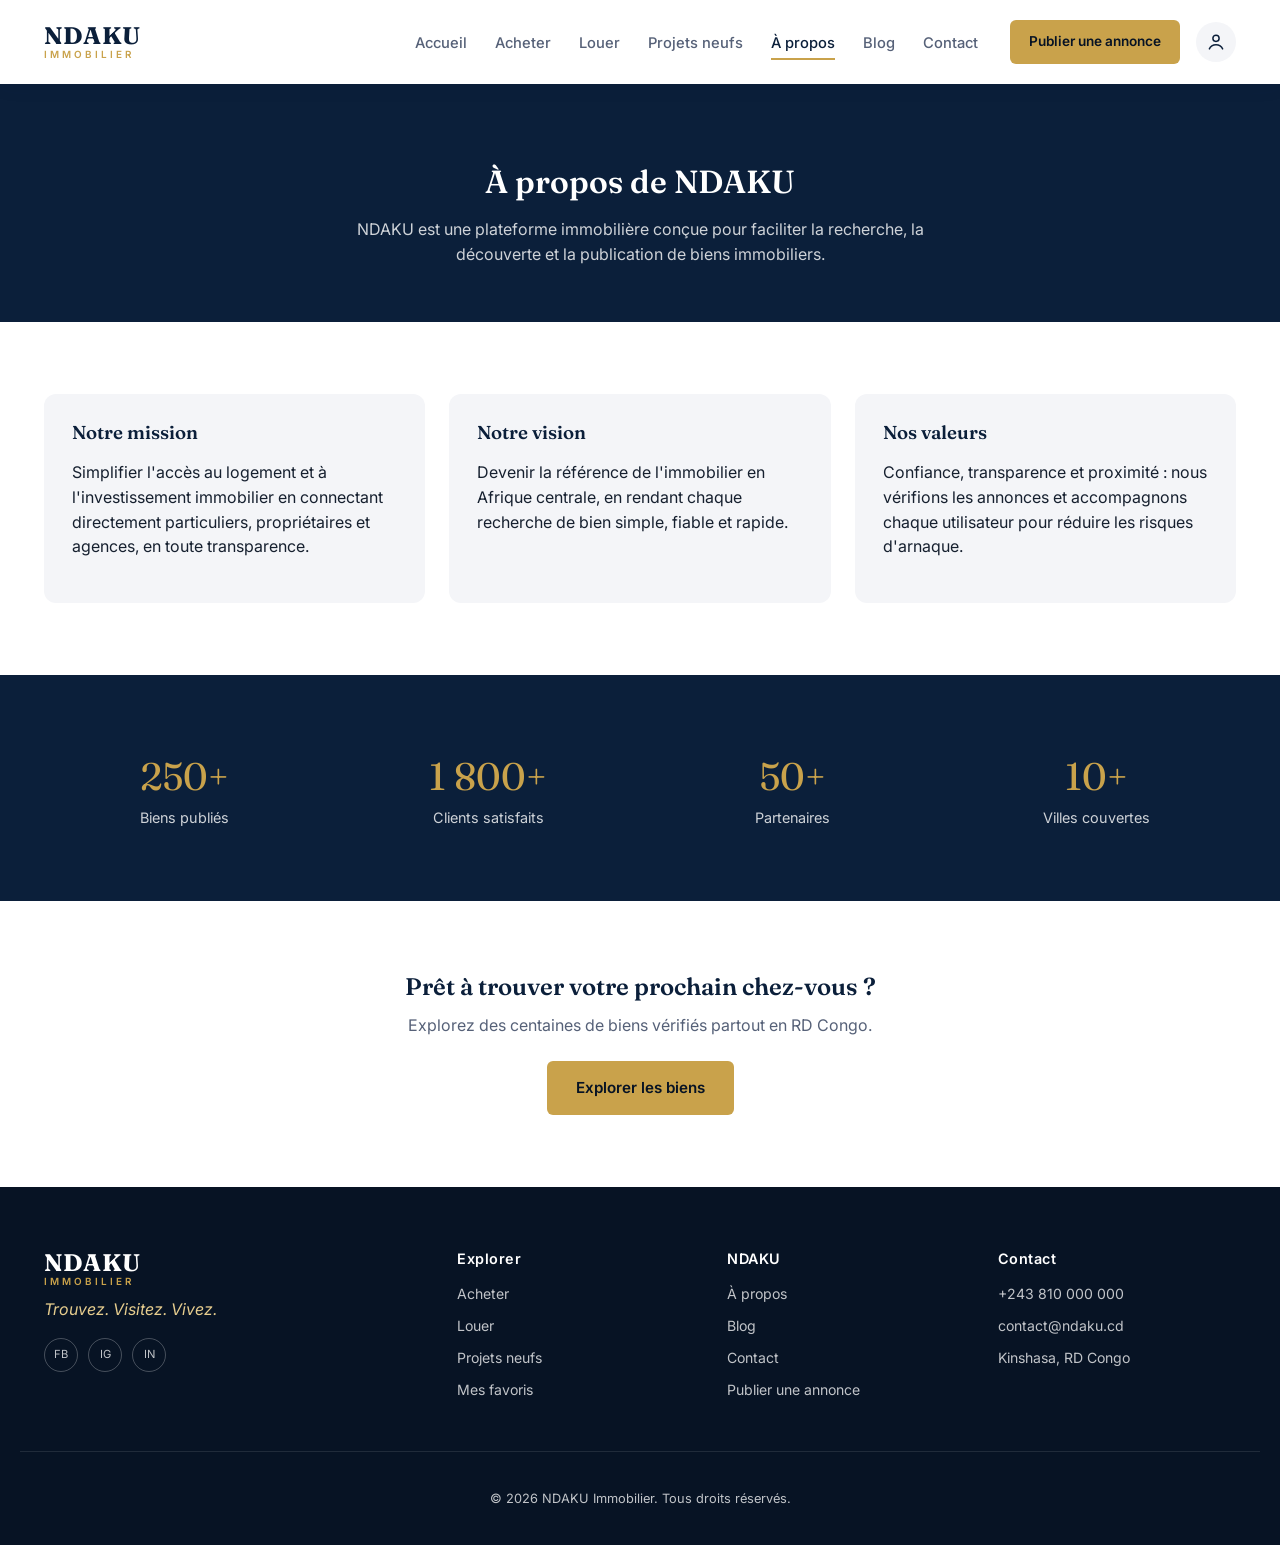
<file: a-propos.html>
<!DOCTYPE html>
<html lang="fr">
<head>
<meta charset="UTF-8">
<meta name="viewport" content="width=device-width, initial-scale=1.0">
<title>À propos — NDAKU Immobilier</title>
<meta name="description" content="Découvrez NDAKU, la plateforme immobilière conçue pour faciliter la recherche, la découverte et la publication de biens immobiliers.">
<link rel="preconnect" href="https://fonts.googleapis.com">
<link href="https://fonts.googleapis.com/css2?family=Fraunces:wght@500;600;700&family=Inter:wght@400;500;600;700&display=swap" rel="stylesheet">
<link rel="stylesheet" href="css/style.css">
<link rel="stylesheet" href="css/responsive.css">
</head>
<body>

<header id="site-header"></header>

<main>
  <div class="page-header">
    <div class="container">
      <h1>À propos de NDAKU</h1>
      <p>NDAKU est une plateforme immobilière conçue pour faciliter la recherche, la découverte et la publication de biens immobiliers.</p>
    </div>
  </div>

  <section class="section">
    <div class="container values-grid">
      <div class="value-card">
        <h3>Notre mission</h3>
        <p>Simplifier l'accès au logement et à l'investissement immobilier en connectant directement particuliers, propriétaires et agences, en toute transparence.</p>
      </div>
      <div class="value-card">
        <h3>Notre vision</h3>
        <p>Devenir la référence de l'immobilier en Afrique centrale, en rendant chaque recherche de bien simple, fiable et rapide.</p>
      </div>
      <div class="value-card">
        <h3>Nos valeurs</h3>
        <p>Confiance, transparence et proximité : nous vérifions les annonces et accompagnons chaque utilisateur pour réduire les risques d'arnaque.</p>
      </div>
    </div>
  </section>

  <section class="section section--navy">
    <div class="container">
      <div class="stats-grid">
        <div class="stat-block"><div class="stat-block__number">250+</div><div class="stat-block__label">Biens publiés</div></div>
        <div class="stat-block"><div class="stat-block__number">1 800+</div><div class="stat-block__label">Clients satisfaits</div></div>
        <div class="stat-block"><div class="stat-block__number">50+</div><div class="stat-block__label">Partenaires</div></div>
        <div class="stat-block"><div class="stat-block__number">10+</div><div class="stat-block__label">Villes couvertes</div></div>
      </div>
    </div>
  </section>

  <section class="section" style="text-align:center;">
    <div class="container">
      <h2>Prêt à trouver votre prochain chez-vous ?</h2>
      <p style="color:var(--text-soft); max-width:480px; margin:0 auto 24px;">Explorez des centaines de biens vérifiés partout en RD Congo.</p>
      <a href="acheter.html" class="btn btn--gold">Explorer les biens</a>
    </div>
  </section>
</main>

<footer id="site-footer"></footer>

<script src="js/data.js"></script>
<script src="js/auth.js"></script>
<script src="js/properties.js"></script>
<script src="js/favorites.js"></script>
<script src="js/search.js"></script>
<script src="js/app.js"></script>
</body>
</html>
</file>
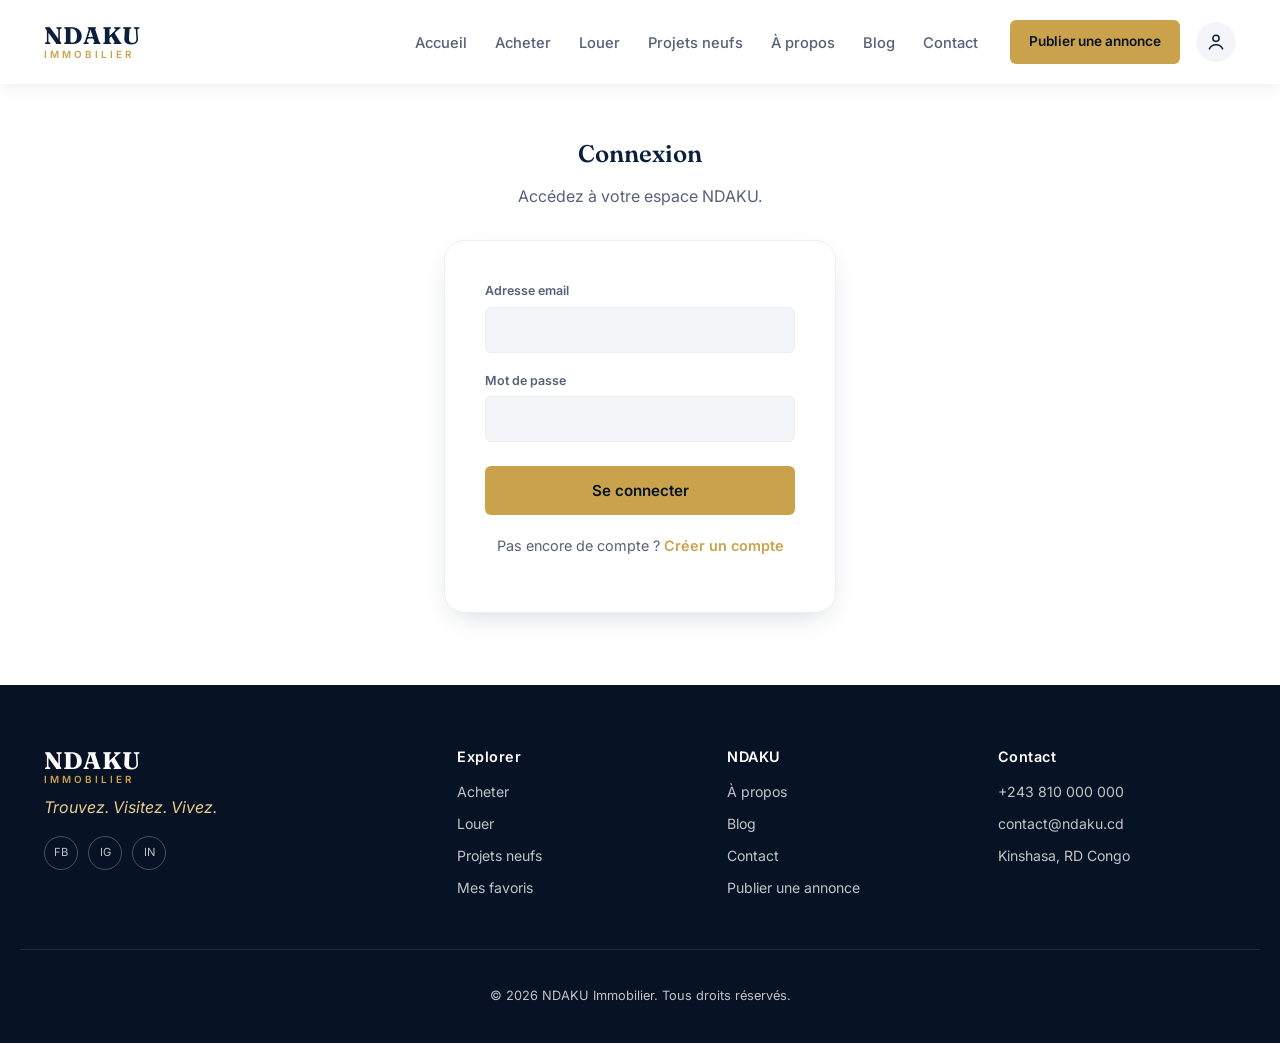
<file: connexion.html>
<!DOCTYPE html>
<html lang="fr">
<head>
<meta charset="UTF-8">
<meta name="viewport" content="width=device-width, initial-scale=1.0">
<title>Connexion — NDAKU Immobilier</title>
<link rel="preconnect" href="https://fonts.googleapis.com">
<link href="https://fonts.googleapis.com/css2?family=Fraunces:wght@500;600;700&family=Inter:wght@400;500;600;700&display=swap" rel="stylesheet">
<link rel="stylesheet" href="css/style.css">
<link rel="stylesheet" href="css/responsive.css">
</head>
<body>

<header id="site-header"></header>

<main>
  <section class="section" style="padding-top:56px;">
    <div class="container" style="max-width:440px;">
      <h1 style="text-align:center;">Connexion</h1>
      <p style="text-align:center; color:var(--text-soft); margin-bottom:32px;">Accédez à votre espace NDAKU.</p>

      <form class="form-card" id="login-form">
        <p class="form-error" id="login-error" hidden></p>
        <div class="field" style="margin-bottom:18px;">
          <label for="email">Adresse email</label>
          <input type="email" id="email" name="email" required>
        </div>
        <div class="field" style="margin-bottom:24px;">
          <label for="password">Mot de passe</label>
          <input type="password" id="password" name="password" required>
        </div>
        <button type="submit" class="btn btn--gold btn--block">Se connecter</button>
        <p class="form-footer-link">Pas encore de compte ? <a href="inscription.html" style="color:var(--gold); font-weight:600;">Créer un compte</a></p>
      </form>
    </div>
  </section>
</main>

<footer id="site-footer"></footer>

<script src="js/data.js"></script>
<script src="js/auth.js"></script>
<script src="js/properties.js"></script>
<script src="js/favorites.js"></script>
<script src="js/search.js"></script>
<script src="js/app.js"></script>
<script>
  document.getElementById("login-form").addEventListener("submit", (e) => {
    e.preventDefault();
    const errorEl = document.getElementById("login-error");
    const result = loginUser(document.getElementById("email").value, document.getElementById("password").value);
    if (!result.success) {
      errorEl.textContent = result.message;
      errorEl.hidden = false;
      return;
    }
    const redirect = new URLSearchParams(window.location.search).get("redirect");
    window.location.href = redirect || "dashboard.html";
  });
</script>
</body>
</html>
</file>
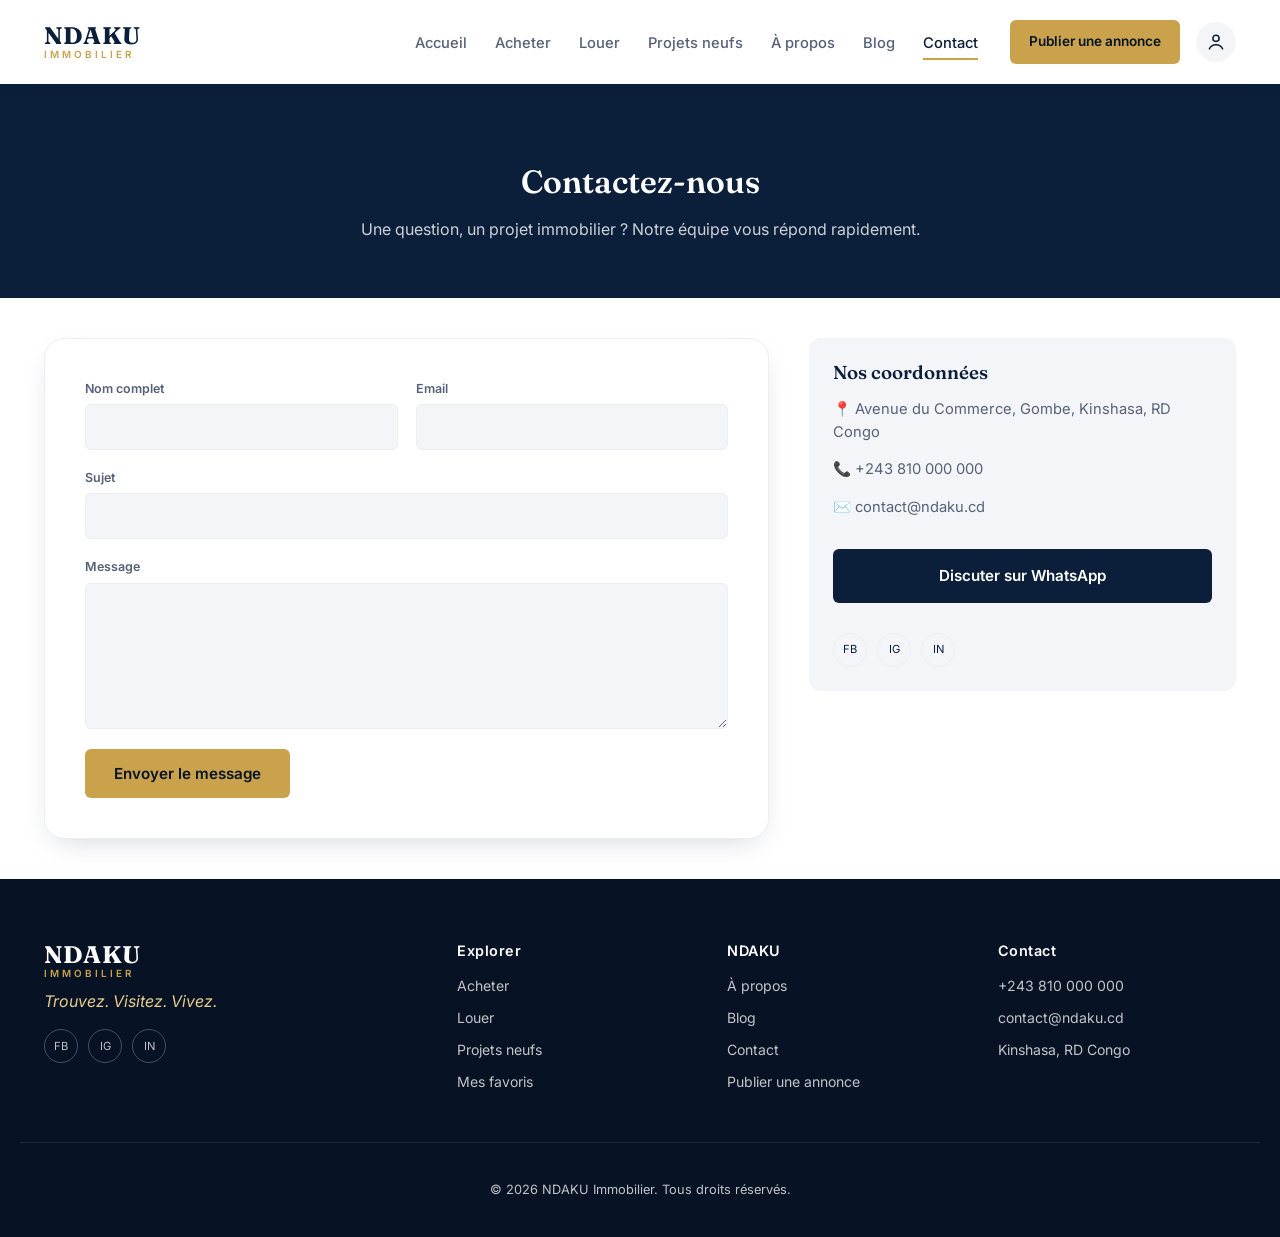
<file: contact.html>
<!DOCTYPE html>
<html lang="fr">
<head>
<meta charset="UTF-8">
<meta name="viewport" content="width=device-width, initial-scale=1.0">
<title>Contact — NDAKU Immobilier</title>
<meta name="description" content="Contactez l'équipe NDAKU pour toute question sur nos services immobiliers.">
<link rel="preconnect" href="https://fonts.googleapis.com">
<link href="https://fonts.googleapis.com/css2?family=Fraunces:wght@500;600;700&family=Inter:wght@400;500;600;700&display=swap" rel="stylesheet">
<link rel="stylesheet" href="css/style.css">
<link rel="stylesheet" href="css/responsive.css">
</head>
<body>

<header id="site-header"></header>

<main>
  <div class="page-header">
    <div class="container">
      <h1>Contactez-nous</h1>
      <p>Une question, un projet immobilier ? Notre équipe vous répond rapidement.</p>
    </div>
  </div>

  <section class="section--tight">
    <div class="container detail-layout">
      <form class="form-card" id="contact-form">
        <p class="form-error" id="contact-success" hidden style="background:#e4f5ea; color:#1f8248;"></p>
        <div class="form-grid">
          <div class="field">
            <label for="c-name">Nom complet</label>
            <input type="text" id="c-name" name="name" required>
          </div>
          <div class="field">
            <label for="c-email">Email</label>
            <input type="email" id="c-email" name="email" required>
          </div>
          <div class="field field--full">
            <label for="c-subject">Sujet</label>
            <input type="text" id="c-subject" name="subject" required>
          </div>
          <div class="field field--full">
            <label for="c-message">Message</label>
            <textarea id="c-message" name="message" rows="6" required></textarea>
          </div>
        </div>
        <button type="submit" class="btn btn--gold" style="margin-top:20px;">Envoyer le message</button>
      </form>

      <aside class="contact-card">
        <h3>Nos coordonnées</h3>
        <p style="color:var(--text-soft); font-size:0.92rem;">📍 Avenue du Commerce, Gombe, Kinshasa, RD Congo</p>
        <p style="color:var(--text-soft); font-size:0.92rem;">📞 +243 810 000 000</p>
        <p style="color:var(--text-soft); font-size:0.92rem;">✉️ contact@ndaku.cd</p>
        <a href="https://wa.me/243810000000" target="_blank" rel="noopener" class="btn btn--navy btn--block" style="margin-top:16px;">Discuter sur WhatsApp</a>
        <div class="footer__social" style="margin-top:20px;">
          <a href="#" aria-label="Facebook" style="border-color:var(--gray-100); color:var(--navy);">FB</a>
          <a href="#" aria-label="Instagram" style="border-color:var(--gray-100); color:var(--navy);">IG</a>
          <a href="#" aria-label="LinkedIn" style="border-color:var(--gray-100); color:var(--navy);">IN</a>
        </div>
      </aside>
    </div>
  </section>
</main>

<footer id="site-footer"></footer>

<script src="js/data.js"></script>
<script src="js/auth.js"></script>
<script src="js/properties.js"></script>
<script src="js/favorites.js"></script>
<script src="js/search.js"></script>
<script src="js/app.js"></script>
<script>
  document.getElementById("contact-form").addEventListener("submit", (e) => {
    e.preventDefault();
    const messages = JSON.parse(localStorage.getItem(NDAKU_KEYS.messages)) || [];
    const data = new FormData(e.target);
    messages.push({
      id: Date.now(),
      name: data.get("name"),
      email: data.get("email"),
      subject: data.get("subject"),
      message: data.get("message"),
      date: new Date().toISOString(),
    });
    localStorage.setItem(NDAKU_KEYS.messages, JSON.stringify(messages));

    const successEl = document.getElementById("contact-success");
    successEl.textContent = "Votre message a bien été envoyé. Nous vous répondrons rapidement.";
    successEl.hidden = false;
    e.target.reset();
    showToast("Message envoyé avec succès");
  });
</script>
</body>
</html>
</file>
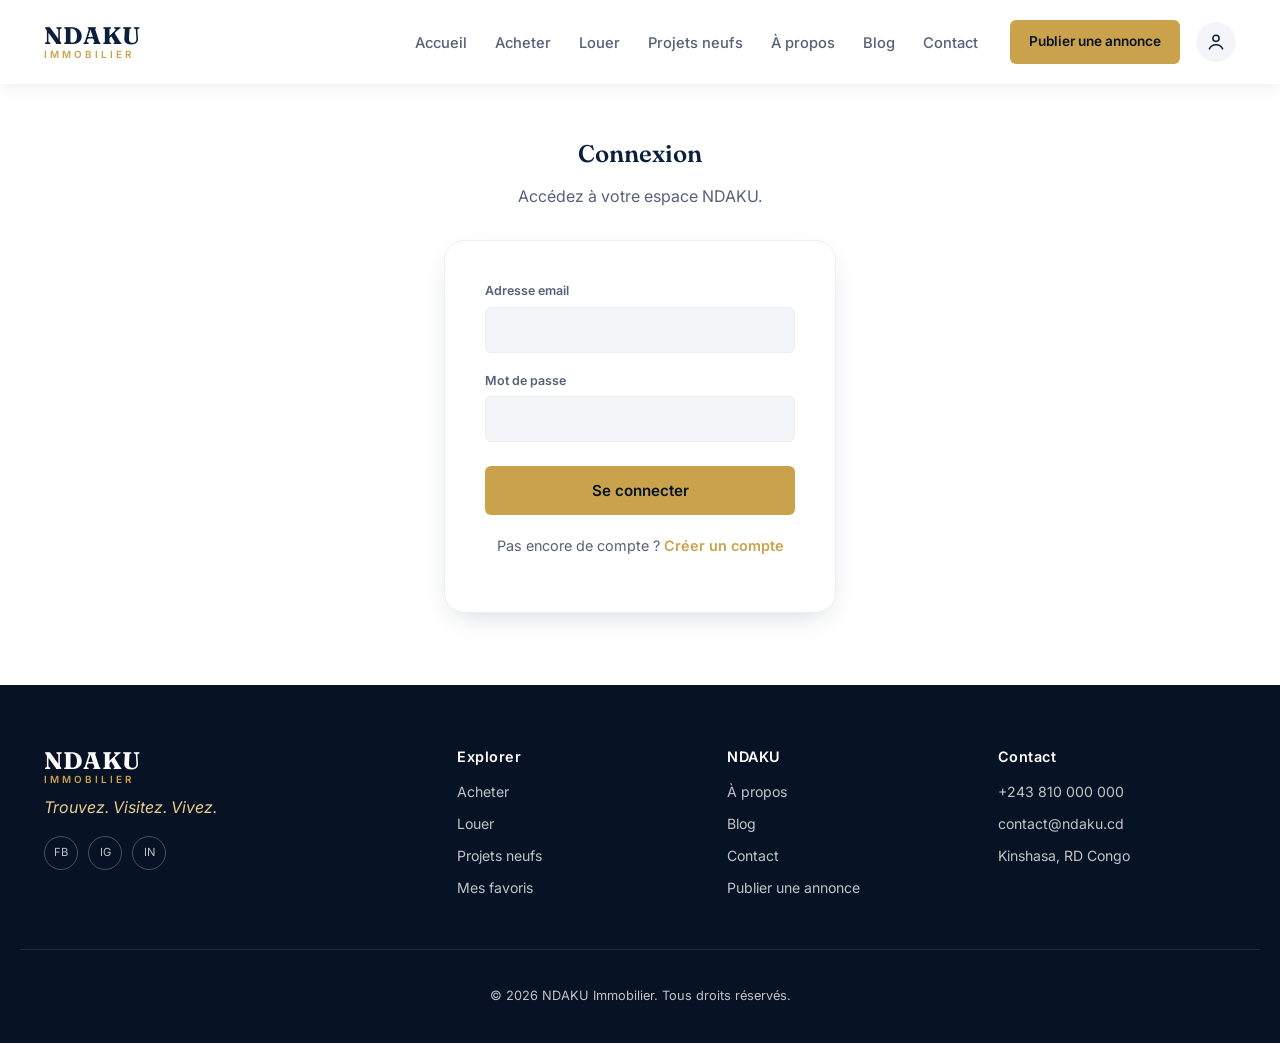
<file: dashboard.html>
<!DOCTYPE html>
<html lang="fr">
<head>
<meta charset="UTF-8">
<meta name="viewport" content="width=device-width, initial-scale=1.0">
<title>Tableau de bord — NDAKU Immobilier</title>
<link rel="preconnect" href="https://fonts.googleapis.com">
<link href="https://fonts.googleapis.com/css2?family=Fraunces:wght@500;600;700&family=Inter:wght@400;500;600;700&display=swap" rel="stylesheet">
<link rel="stylesheet" href="css/style.css">
<link rel="stylesheet" href="css/dashboard.css">
<link rel="stylesheet" href="css/responsive.css">
</head>
<body>

<header id="site-header"></header>

<div class="dashboard-layout" id="dashboard-content">
  <aside class="dashboard-sidebar">
    <div class="dashboard-sidebar__user">
      <div class="dashboard-sidebar__avatar" id="sidebar-initial">?</div>
      <div>
        <strong id="sidebar-name" style="color:#fff;">Utilisateur</strong>
      </div>
    </div>
    <nav class="dashboard-nav">
      <a href="dashboard.html" class="is-active">📊 Tableau de bord</a>
      <a href="dashboard.html#mes-annonces">🏠 Mes annonces</a>
      <a href="publier.html">➕ Publier une annonce</a>
      <a href="favoris.html">❤️ Mes favoris</a>
      <a href="#" onclick="showToast('La messagerie arrive bientôt'); return false;">✉️ Messages</a>
      <a href="#" onclick="showToast('La gestion du profil arrive bientôt'); return false;">👤 Profil</a>
      <button id="logout-btn">↩ Déconnexion</button>
    </nav>
  </aside>

  <main class="dashboard-main">
    <h1>Bonjour, <span id="welcome-name">👋</span></h1>
    <p class="subtitle">Voici un aperçu de votre activité sur NDAKU.</p>

    <div class="stats-row">
      <div class="stat-card"><div class="stat-card__number" id="stat-total">0</div><div class="stat-card__label">Annonces publiées</div></div>
      <div class="stat-card"><div class="stat-card__number" id="stat-active">0</div><div class="stat-card__label">Annonces actives</div></div>
      <div class="stat-card"><div class="stat-card__number" id="stat-pending">0</div><div class="stat-card__label">En attente</div></div>
      <div class="stat-card"><div class="stat-card__number" id="stat-favorites">0</div><div class="stat-card__label">Favoris</div></div>
    </div>

    <div class="dashboard-panel" id="mes-annonces">
      <div class="dashboard-panel__head">
        <h3 style="margin:0;">Mes annonces</h3>
        <a href="publier.html" class="btn btn--gold btn--small">+ Nouvelle annonce</a>
      </div>
      <table class="listings-table">
        <thead>
          <tr>
            <th>Annonce</th>
            <th>Prix</th>
            <th>Statut</th>
            <th>Publiée le</th>
            <th>Actions</th>
          </tr>
        </thead>
        <tbody id="my-listings"></tbody>
      </table>
    </div>
  </main>
</div>

<footer id="site-footer"></footer>

<script src="js/data.js"></script>
<script src="js/auth.js"></script>
<script src="js/properties.js"></script>
<script src="js/favorites.js"></script>
<script src="js/search.js"></script>
<script src="js/app.js"></script>
<script>
  document.addEventListener("DOMContentLoaded", () => {
    const user = getCurrentUser();
    if (user) {
      document.getElementById("sidebar-name").textContent = user.name;
      document.getElementById("sidebar-initial").textContent = user.name.charAt(0).toUpperCase();
    }
  });
</script>
<script src="js/dashboard.js"></script>
</body>
</html>
</file>
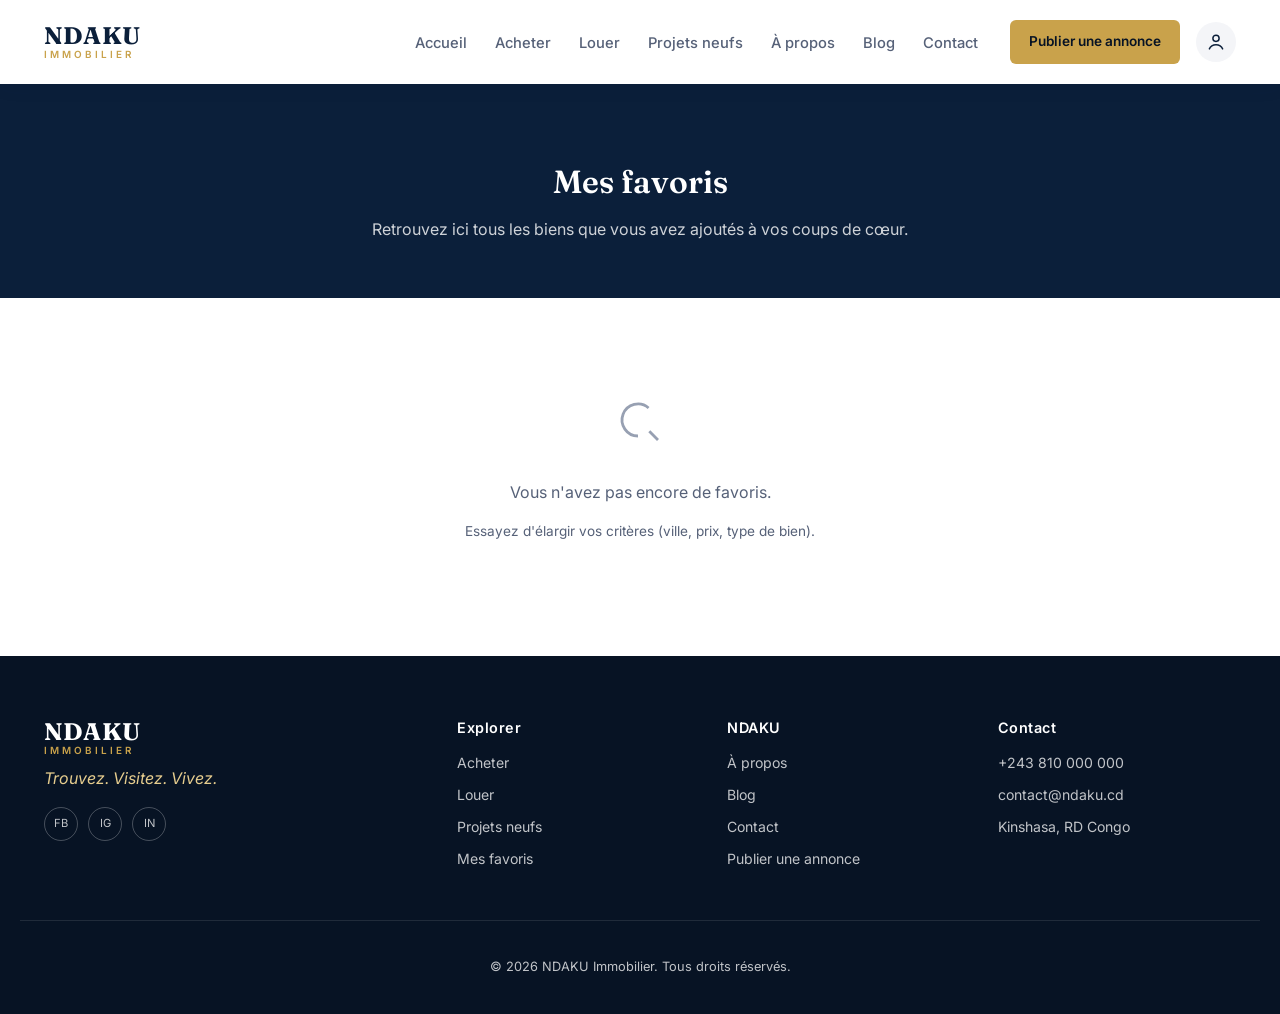
<file: favoris.html>
<!DOCTYPE html>
<html lang="fr">
<head>
<meta charset="UTF-8">
<meta name="viewport" content="width=device-width, initial-scale=1.0">
<title>Mes favoris — NDAKU Immobilier</title>
<meta name="description" content="Retrouvez tous les biens immobiliers que vous avez ajoutés en favoris sur NDAKU.">
<link rel="preconnect" href="https://fonts.googleapis.com">
<link href="https://fonts.googleapis.com/css2?family=Fraunces:wght@500;600;700&family=Inter:wght@400;500;600;700&display=swap" rel="stylesheet">
<link rel="stylesheet" href="css/style.css">
<link rel="stylesheet" href="css/responsive.css">
</head>
<body>

<header id="site-header"></header>

<main>
  <div class="page-header">
    <div class="container">
      <h1>Mes favoris</h1>
      <p>Retrouvez ici tous les biens que vous avez ajoutés à vos coups de cœur.</p>
    </div>
  </div>

  <section class="section--tight">
    <div class="container">
      <div class="properties-grid" id="favorites-grid"></div>
    </div>
  </section>
</main>

<footer id="site-footer"></footer>

<script src="js/data.js"></script>
<script src="js/auth.js"></script>
<script src="js/properties.js"></script>
<script src="js/favorites.js"></script>
<script src="js/search.js"></script>
<script src="js/app.js"></script>
<script>
  function refreshFavoritesEmptyState() {
    const grid = document.getElementById("favorites-grid");
    if (!grid.querySelector(".property-card")) {
      grid.innerHTML = renderEmptyState("Vous n'avez pas encore de favoris.");
    }
  }

  document.addEventListener("DOMContentLoaded", () => {
    const favorites = getFavoriteProperties();
    const grid = document.getElementById("favorites-grid");
    grid.innerHTML = favorites.length
      ? favorites.map(renderPropertyCard).join("")
      : renderEmptyState("Vous n'avez pas encore de favoris.");
  });
</script>
</body>
</html>
</file>
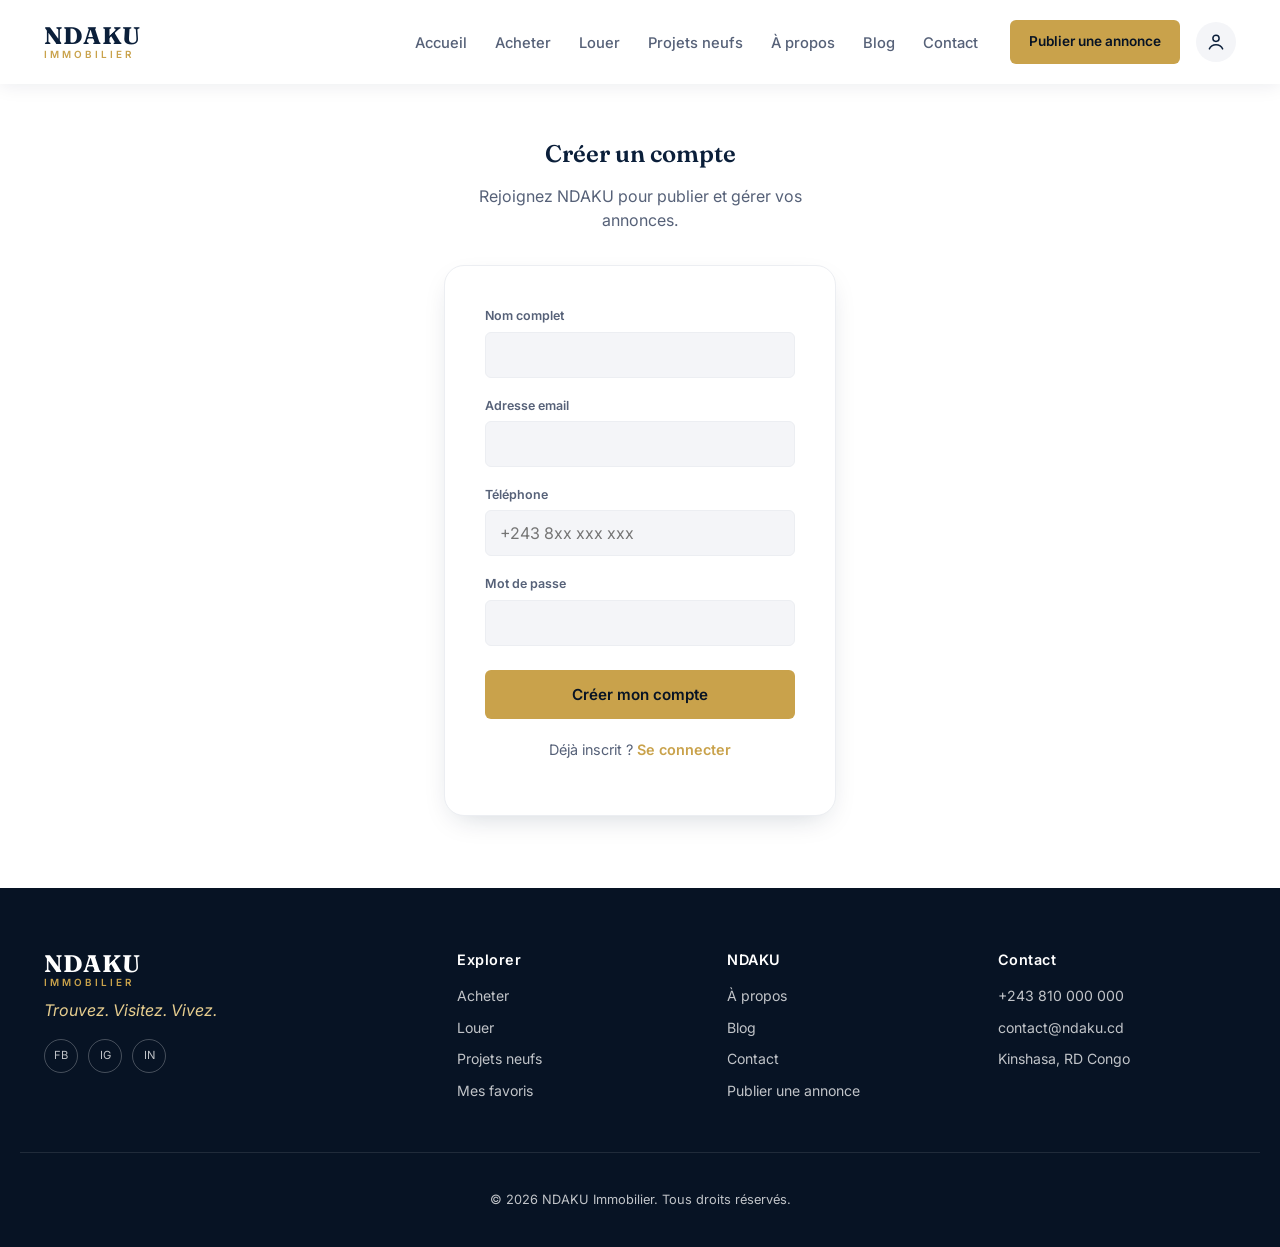
<file: inscription.html>
<!DOCTYPE html>
<html lang="fr">
<head>
<meta charset="UTF-8">
<meta name="viewport" content="width=device-width, initial-scale=1.0">
<title>Créer un compte — NDAKU Immobilier</title>
<link rel="preconnect" href="https://fonts.googleapis.com">
<link href="https://fonts.googleapis.com/css2?family=Fraunces:wght@500;600;700&family=Inter:wght@400;500;600;700&display=swap" rel="stylesheet">
<link rel="stylesheet" href="css/style.css">
<link rel="stylesheet" href="css/responsive.css">
</head>
<body>

<header id="site-header"></header>

<main>
  <section class="section" style="padding-top:56px;">
    <div class="container" style="max-width:440px;">
      <h1 style="text-align:center;">Créer un compte</h1>
      <p style="text-align:center; color:var(--text-soft); margin-bottom:32px;">Rejoignez NDAKU pour publier et gérer vos annonces.</p>

      <form class="form-card" id="register-form">
        <p class="form-error" id="register-error" hidden></p>
        <div class="field" style="margin-bottom:18px;">
          <label for="name">Nom complet</label>
          <input type="text" id="name" name="name" required>
        </div>
        <div class="field" style="margin-bottom:18px;">
          <label for="email">Adresse email</label>
          <input type="email" id="email" name="email" required>
        </div>
        <div class="field" style="margin-bottom:18px;">
          <label for="phone">Téléphone</label>
          <input type="tel" id="phone" name="phone" placeholder="+243 8xx xxx xxx" required>
        </div>
        <div class="field" style="margin-bottom:24px;">
          <label for="password">Mot de passe</label>
          <input type="password" id="password" name="password" minlength="6" required>
        </div>
        <button type="submit" class="btn btn--gold btn--block">Créer mon compte</button>
        <p class="form-footer-link">Déjà inscrit ? <a href="connexion.html" style="color:var(--gold); font-weight:600;">Se connecter</a></p>
      </form>
    </div>
  </section>
</main>

<footer id="site-footer"></footer>

<script src="js/data.js"></script>
<script src="js/auth.js"></script>
<script src="js/properties.js"></script>
<script src="js/favorites.js"></script>
<script src="js/search.js"></script>
<script src="js/app.js"></script>
<script>
  document.getElementById("register-form").addEventListener("submit", (e) => {
    e.preventDefault();
    const errorEl = document.getElementById("register-error");
    const result = registerUser({
      name: document.getElementById("name").value,
      email: document.getElementById("email").value,
      phone: document.getElementById("phone").value,
      password: document.getElementById("password").value,
    });
    if (!result.success) {
      errorEl.textContent = result.message;
      errorEl.hidden = false;
      return;
    }
    window.location.href = "dashboard.html";
  });
</script>
</body>
</html>
</file>
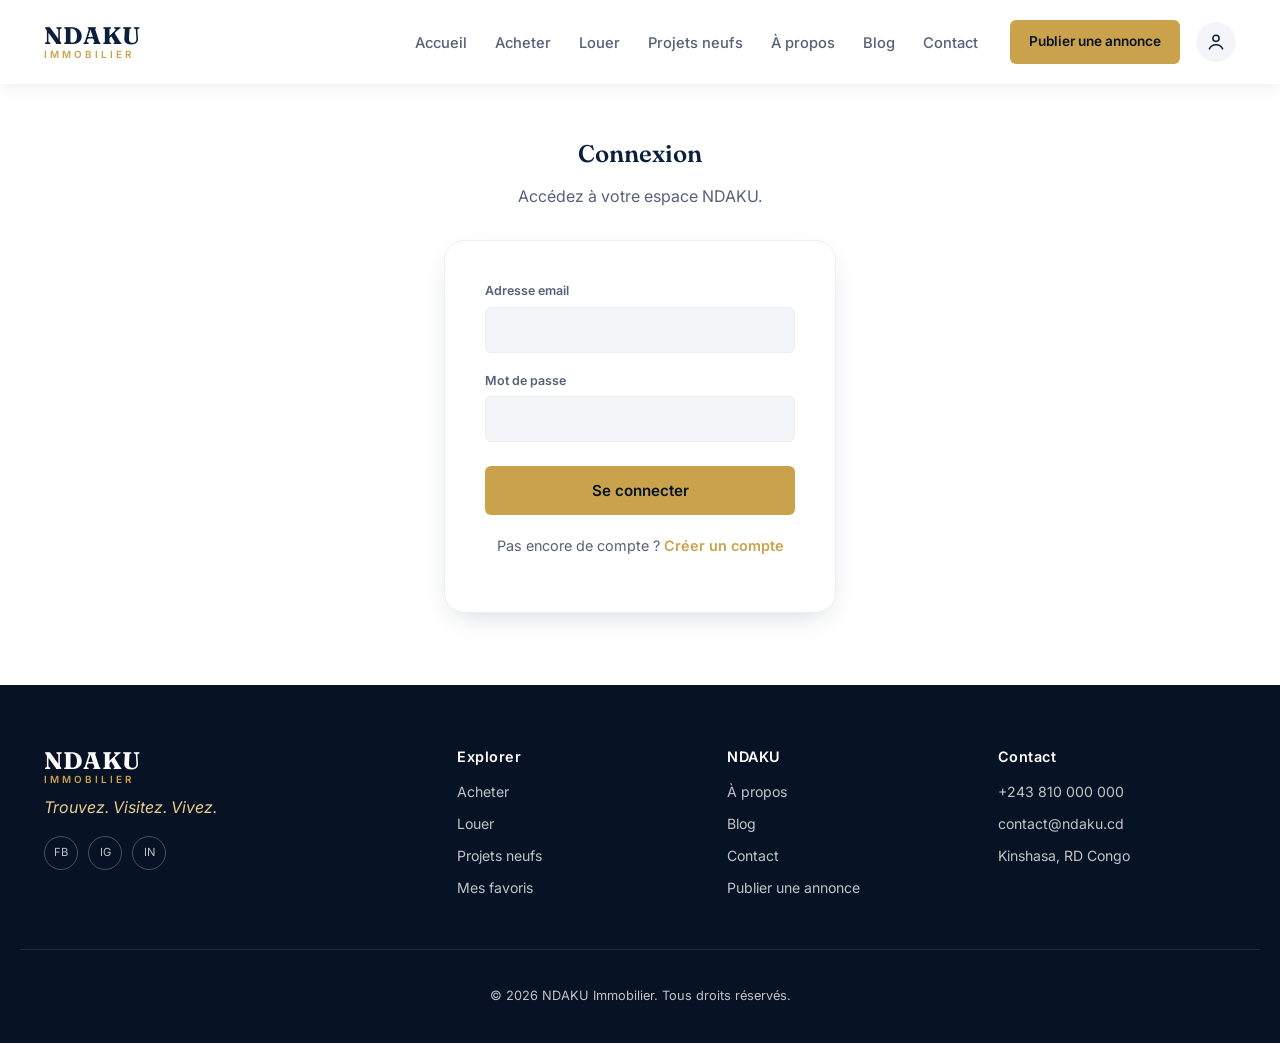
<file: publier.html>
<!DOCTYPE html>
<html lang="fr">
<head>
<meta charset="UTF-8">
<meta name="viewport" content="width=device-width, initial-scale=1.0">
<title>Publier une annonce — NDAKU Immobilier</title>
<meta name="description" content="Publiez gratuitement votre annonce immobilière sur NDAKU : maison, appartement, terrain, bureau ou commerce.">
<link rel="preconnect" href="https://fonts.googleapis.com">
<link href="https://fonts.googleapis.com/css2?family=Fraunces:wght@500;600;700&family=Inter:wght@400;500;600;700&display=swap" rel="stylesheet">
<link rel="stylesheet" href="css/style.css">
<link rel="stylesheet" href="css/responsive.css">
</head>
<body>

<header id="site-header"></header>

<main>
  <div class="page-header">
    <div class="container">
      <h1 id="form-title">Publier une annonce</h1>
      <p>Décrivez votre bien en quelques minutes. Votre annonce sera vérifiée avant publication définitive.</p>
    </div>
  </div>

  <section class="section--tight">
    <div class="container" style="max-width:820px;">

      <div class="publish-success" id="publish-success" hidden>
        <h2>Votre annonce a été publiée 🎉</h2>
        <p>Elle est en attente de vérification et apparaîtra sous peu dans les résultats de recherche.</p>
        <div style="display:flex; gap:14px; justify-content:center; margin-top:20px;">
          <a href="dashboard.html" class="btn btn--navy">Voir mes annonces</a>
          <a href="index.html" class="btn btn--outline">Retour à l'accueil</a>
        </div>
      </div>

      <form class="form-card" id="publish-form">
        <h3>Informations générales</h3>
        <div class="form-grid" style="margin-bottom:24px;">
          <div class="field field--full">
            <label for="title">Titre de l'annonce</label>
            <input type="text" id="title" name="title" placeholder="Ex : Appartement moderne 3 chambres" required>
          </div>
          <div class="field">
            <label for="type">Type de bien</label>
            <select id="type" name="type" required>
              <option value="Maison">Maison</option>
              <option value="Appartement">Appartement</option>
              <option value="Terrain">Terrain</option>
              <option value="Bureau">Bureau</option>
              <option value="Commerce">Commerce</option>
              <option value="Projet neuf">Projet neuf</option>
            </select>
          </div>
          <div class="field">
            <label for="transaction">Vente ou location</label>
            <select id="transaction" name="transaction" required>
              <option value="vente">Vente</option>
              <option value="location">Location</option>
            </select>
          </div>
          <div class="field">
            <label for="price">Prix ($)</label>
            <input type="number" id="price" name="price" min="0" required>
          </div>
          <div class="field">
            <label for="area">Superficie (m²)</label>
            <input type="number" id="area" name="area" min="1" required>
          </div>
        </div>

        <h3>Localisation</h3>
        <div class="form-grid" style="margin-bottom:24px;">
          <div class="field">
            <label for="city">Ville</label>
            <input type="text" id="city" name="city" required>
          </div>
          <div class="field">
            <label for="commune">Commune</label>
            <input type="text" id="commune" name="commune" required>
          </div>
          <div class="field">
            <label for="quartier">Quartier</label>
            <input type="text" id="quartier" name="quartier">
          </div>
          <div class="field">
            <label for="address">Adresse précise</label>
            <input type="text" id="address" name="address">
          </div>
        </div>

        <h3>Caractéristiques</h3>
        <div class="form-grid" style="margin-bottom:24px;">
          <div class="field">
            <label for="bedrooms">Nombre de chambres</label>
            <input type="number" id="bedrooms" name="bedrooms" min="0">
          </div>
          <div class="field">
            <label for="bathrooms">Nombre de salles de bain</label>
            <input type="number" id="bathrooms" name="bathrooms" min="0">
          </div>
          <div class="field field--full">
            <label for="features">Équipements (séparés par une virgule)</label>
            <input type="text" id="features" name="features" placeholder="Ex : Climatisation, Parking, Piscine">
          </div>
          <div class="field field--full">
            <label for="description">Description</label>
            <textarea id="description" name="description" rows="5" required></textarea>
          </div>
        </div>

        <h3>Photos</h3>
        <div class="field field--full" style="margin-bottom:24px;">
          <label class="image-upload__zone" for="images">
            📷 Cliquez pour ajouter des photos (6 maximum)
          </label>
          <input type="file" id="images" name="images" accept="image/*" multiple style="display:none;">
          <div class="image-preview" id="image-preview"></div>
        </div>

        <h3>Contact</h3>
        <div class="form-grid" style="margin-bottom:32px;">
          <div class="field field--full">
            <label for="phone">Numéro de téléphone</label>
            <input type="tel" id="phone" name="phone" placeholder="+243 8xx xxx xxx" required>
          </div>
        </div>

        <button type="submit" class="btn btn--gold btn--block" id="submit-btn">Publier l'annonce</button>
      </form>
    </div>
  </section>
</main>

<footer id="site-footer"></footer>

<script src="js/data.js"></script>
<script src="js/auth.js"></script>
<script src="js/properties.js"></script>
<script src="js/favorites.js"></script>
<script src="js/search.js"></script>
<script src="js/app.js"></script>
<script src="js/publish.js"></script>
</body>
</html>
</file>
<file: css/style.css>
/* ==========================================================================
   style.css — Système de design NDAKU
   Palette : bleu nuit / doré / blanc / gris clair
   Typo : Fraunces (titres) + Inter (texte courant)
   ========================================================================== */

:root {
  --navy: #0b1f3a;
  --navy-dark: #071324;
  --navy-soft: #16305a;
  --gold: #c9a24b;
  --gold-light: #e6cd8e;
  --white: #ffffff;
  --gray-light: #f4f5f8;
  --gray-100: #eceef2;
  --gray-400: #97a0b2;
  --text: #16202f;
  --text-soft: #566178;

  --radius-s: 6px;
  --radius-m: 12px;
  --radius-l: 20px;
  --shadow-card: 0 10px 30px -12px rgba(11, 31, 58, 0.22);
  --shadow-header: 0 2px 18px rgba(11, 31, 58, 0.08);

  --font-display: "Fraunces", "Georgia", serif;
  --font-body: "Inter", -apple-system, BlinkMacSystemFont, sans-serif;
}

* { box-sizing: border-box; }
html { scroll-behavior: smooth; }

body {
  margin: 0;
  font-family: var(--font-body);
  color: var(--text);
  background: var(--white);
  line-height: 1.55;
  -webkit-font-smoothing: antialiased;
}

img { max-width: 100%; display: block; }
a { color: inherit; text-decoration: none; }
ul { list-style: none; margin: 0; padding: 0; }
button { font-family: inherit; cursor: pointer; }
input, select, textarea { font-family: inherit; font-size: 1rem; }

h1, h2, h3, h4 {
  font-family: var(--font-display);
  color: var(--navy);
  margin: 0 0 0.5em;
  line-height: 1.15;
  font-weight: 600;
}

:focus-visible {
  outline: 2px solid var(--gold);
  outline-offset: 2px;
}

.container {
  width: 100%;
  max-width: 1240px;
  margin: 0 auto;
  padding: 0 24px;
}

.section { padding: 72px 0; }
.section--tight { padding: 40px 0; }
.section--gray { background: var(--gray-light); }
.section--navy { background: var(--navy); color: var(--white); }
.section--navy h2, .section--navy h3 { color: var(--white); }

.section__head {
  display: flex;
  justify-content: space-between;
  align-items: flex-end;
  gap: 16px;
  margin-bottom: 32px;
}
.section__eyebrow {
  color: var(--gold);
  font-weight: 600;
  font-size: 0.85rem;
  margin: 0 0 6px;
}
.section__subtitle {
  color: var(--text-soft);
  max-width: 560px;
  margin: 8px 0 0;
}

/* ---------- Boutons ---------- */
.btn {
  display: inline-flex;
  align-items: center;
  justify-content: center;
  gap: 8px;
  padding: 14px 28px;
  border-radius: var(--radius-s);
  font-weight: 600;
  font-size: 0.95rem;
  border: 1px solid transparent;
  transition: transform 0.15s ease, box-shadow 0.15s ease, background 0.15s ease;
  white-space: nowrap;
}
.btn--gold { background: var(--gold); color: var(--navy-dark); }
.btn--gold:hover { background: var(--gold-light); }
.btn--navy { background: var(--navy); color: var(--white); }
.btn--navy:hover { background: var(--navy-soft); }
.btn--outline { background: transparent; border-color: var(--navy); color: var(--navy); }
.btn--outline:hover { background: var(--navy); color: var(--white); }
.btn--ghost-light { background: transparent; border-color: rgba(255,255,255,0.5); color: var(--white); }
.btn--ghost-light:hover { background: rgba(255,255,255,0.12); }
.btn--small { padding: 10px 18px; font-size: 0.85rem; }
.btn--block { width: 100%; }
.btn:disabled { opacity: 0.6; cursor: not-allowed; }

/* ---------- Header ---------- */
#site-header {
  position: sticky;
  top: 0;
  z-index: 100;
  background: var(--white);
  box-shadow: var(--shadow-header);
}
.header__inner {
  display: flex;
  align-items: center;
  gap: 32px;
  height: 84px;
}
.logo { display: flex; flex-direction: column; line-height: 1; margin-right: auto; }
.logo__main {
  font-family: var(--font-display);
  font-size: 1.5rem;
  font-weight: 700;
  color: var(--navy);
  letter-spacing: 0.5px;
}
.logo__sub {
  font-size: 0.62rem;
  letter-spacing: 3px;
  color: var(--gold);
  font-weight: 600;
  margin-top: 2px;
}
.main-nav ul { display: flex; gap: 28px; }
.main-nav a {
  font-size: 0.92rem;
  font-weight: 500;
  color: var(--text-soft);
  padding: 6px 0;
  border-bottom: 2px solid transparent;
  transition: color 0.15s;
}
.main-nav a:hover, .main-nav a.is-active { color: var(--navy); border-color: var(--gold); }

.header__actions { display: flex; align-items: center; gap: 16px; }
.header__user {
  width: 40px; height: 40px;
  border-radius: 50%;
  background: var(--gray-light);
  color: var(--navy);
  display: flex; align-items: center; justify-content: center;
  transition: background 0.15s;
}
.header__user:hover { background: var(--gray-100); }

.hamburger {
  display: none;
  flex-direction: column;
  justify-content: center;
  gap: 5px;
  width: 40px; height: 40px;
  background: none; border: none;
}
.hamburger span {
  width: 22px; height: 2px; background: var(--navy);
  transition: transform 0.2s, opacity 0.2s;
  margin: 0 auto;
}
.hamburger.is-open span:nth-child(1) { transform: translateY(7px) rotate(45deg); }
.hamburger.is-open span:nth-child(2) { opacity: 0; }
.hamburger.is-open span:nth-child(3) { transform: translateY(-7px) rotate(-45deg); }

/* ---------- Hero ---------- */
.hero {
  position: relative;
  min-height: 640px;
  display: flex;
  align-items: center;
  background: linear-gradient(100deg, rgba(7,19,36,0.94) 0%, rgba(11,31,58,0.72) 55%, rgba(11,31,58,0.4) 100%),
              url("https://images.unsplash.com/photo-1600585154340-be6161a56a0c?auto=format&fit=crop&w=1800&q=80") center/cover;
  color: var(--white);
  padding: 140px 0 220px;
}
.hero__content { max-width: 620px; }
.hero__kicker {
  color: var(--gold-light);
  font-weight: 600;
  letter-spacing: 1px;
  margin-bottom: 10px;
  font-size: 0.95rem;
}
.hero h1 {
  color: var(--white);
  font-size: clamp(2.4rem, 5vw, 3.6rem);
  margin-bottom: 0.3em;
}
.hero h1 span { color: var(--gold-light); }
.hero p {
  font-size: 1.1rem;
  color: rgba(255,255,255,0.85);
  max-width: 480px;
  margin-bottom: 32px;
}
.hero__actions { display: flex; gap: 16px; flex-wrap: wrap; }

/* ---------- Moteur de recherche ---------- */
.search-panel {
  position: relative;
  margin-top: -140px;
  z-index: 10;
}
.search-card {
  background: var(--white);
  border-radius: var(--radius-l);
  box-shadow: var(--shadow-card);
  padding: 8px 28px 28px;
}
.search-tabs {
  display: flex;
  gap: 4px;
  margin-bottom: 4px;
}
.search-tabs button {
  background: none; border: none;
  padding: 18px 22px;
  font-weight: 600;
  color: var(--text-soft);
  border-bottom: 3px solid transparent;
}
.search-tabs button.is-active { color: var(--navy); border-color: var(--gold); }

.search-form {
  display: grid;
  grid-template-columns: repeat(4, 1fr) auto;
  gap: 16px;
  align-items: end;
  padding-top: 16px;
}
.field { display: flex; flex-direction: column; gap: 6px; }
.field label { font-size: 0.78rem; font-weight: 600; color: var(--text-soft); }
.field input, .field select {
  padding: 12px 14px;
  border: 1px solid var(--gray-100);
  border-radius: var(--radius-s);
  background: var(--gray-light);
  color: var(--text);
}
.field input:focus, .field select:focus { border-color: var(--gold); }
.search-form__more {
  grid-column: 1 / -1;
  display: grid;
  grid-template-columns: repeat(4, 1fr);
  gap: 16px;
}

/* ---------- Catégories ---------- */
.categories-grid {
  display: grid;
  grid-template-columns: repeat(6, 1fr);
  gap: 20px;
}
.category-card {
  background: var(--white);
  border: 1px solid var(--gray-100);
  border-radius: var(--radius-m);
  padding: 28px 16px;
  text-align: center;
  transition: border-color 0.15s, transform 0.15s;
}
.category-card:hover { border-color: var(--gold); transform: translateY(-3px); }
.category-card__icon { font-size: 2rem; margin-bottom: 10px; }
.category-card__label { font-weight: 600; font-size: 0.92rem; color: var(--navy); }

/* ---------- Cartes de biens ---------- */
.properties-grid {
  display: grid;
  grid-template-columns: repeat(3, 1fr);
  gap: 28px;
}
.properties-grid--2 { grid-template-columns: repeat(2, 1fr); }
.property-card {
  background: var(--white);
  border-radius: var(--radius-m);
  overflow: hidden;
  box-shadow: var(--shadow-card);
  display: flex;
  flex-direction: column;
}
.property-card__image-wrap { position: relative; aspect-ratio: 4/3; overflow: hidden; }
.property-card__image { width: 100%; height: 100%; object-fit: cover; }
.property-card__badge {
  position: absolute; top: 14px; left: 14px;
  background: var(--navy);
  color: var(--white);
  font-size: 0.72rem;
  font-weight: 600;
  padding: 6px 12px;
  border-radius: 100px;
}
.property-card__fav {
  position: absolute; top: 12px; right: 12px;
  width: 36px; height: 36px;
  border-radius: 50%;
  background: rgba(255,255,255,0.9);
  border: none;
  display: flex; align-items: center; justify-content: center;
  color: var(--navy);
}
.property-card__fav.is-active { color: #c0432f; }
.property-card__body { padding: 20px; display: flex; flex-direction: column; gap: 8px; flex: 1; }
.property-card__price { color: var(--gold); font-weight: 700; font-size: 1.15rem; margin: 0; font-family: var(--font-display); }
.property-card__title { font-size: 1.05rem; margin: 0; }
.property-card__title a:hover { color: var(--gold); }
.property-card__location { color: var(--text-soft); font-size: 0.88rem; margin: 0; }
.property-card__meta {
  display: flex; gap: 14px;
  font-size: 0.82rem;
  color: var(--text-soft);
  margin: 6px 0 10px;
}
.property-card__body .btn { margin-top: auto; }

/* ---------- À propos / stats ---------- */
.stats-grid {
  display: grid;
  grid-template-columns: repeat(4, 1fr);
  gap: 24px;
  text-align: center;
}
.stat-block__number {
  font-family: var(--font-display);
  font-size: 2.4rem;
  color: var(--gold);
}
.stat-block__label { color: rgba(255,255,255,0.8); font-size: 0.9rem; }

.values-grid {
  display: grid;
  grid-template-columns: repeat(3, 1fr);
  gap: 24px;
}
.value-card {
  background: var(--gray-light);
  padding: 28px;
  border-radius: var(--radius-m);
}

/* ---------- Footer ---------- */
#site-footer { background: var(--navy-dark); color: rgba(255,255,255,0.75); padding-top: 64px; }
.footer__grid {
  display: grid;
  grid-template-columns: 1.6fr 1fr 1fr 1fr;
  gap: 32px;
  padding-bottom: 40px;
  border-bottom: 1px solid rgba(255,255,255,0.1);
}
.logo--footer .logo__main { color: var(--white); }
.footer__tagline { color: var(--gold-light); margin: 10px 0 16px; font-style: italic; }
.footer__social { display: flex; gap: 10px; }
.footer__social a {
  width: 34px; height: 34px;
  border: 1px solid rgba(255,255,255,0.25);
  border-radius: 50%;
  display: flex; align-items: center; justify-content: center;
  font-size: 0.7rem;
}
#site-footer h4 { color: var(--white); font-family: var(--font-body); font-size: 0.9rem; letter-spacing: 0.5px; margin-bottom: 16px; }
#site-footer li { margin-bottom: 10px; font-size: 0.88rem; }
#site-footer a:hover { color: var(--gold-light); }
.footer__bottom { padding: 24px 0; font-size: 0.8rem; text-align: center; }

/* ---------- Formulaires génériques (auth, contact, publier) ---------- */
.form-card {
  background: var(--white);
  border: 1px solid var(--gray-100);
  border-radius: var(--radius-l);
  padding: 40px;
  box-shadow: var(--shadow-card);
}
.form-grid { display: grid; grid-template-columns: 1fr 1fr; gap: 18px; }
.form-grid .field--full { grid-column: 1 / -1; }
.field textarea { resize: vertical; padding: 12px 14px; border: 1px solid var(--gray-100); border-radius: var(--radius-s); background: var(--gray-light); }
.form-footer-link { text-align: center; margin-top: 20px; color: var(--text-soft); font-size: 0.9rem; }
.form-error {
  background: #fdecea; color: #a33327;
  padding: 12px 16px; border-radius: var(--radius-s);
  font-size: 0.88rem; margin-bottom: 16px;
}
.form-error[hidden] { display: none; }

.image-upload__zone {
  border: 2px dashed var(--gray-400);
  border-radius: var(--radius-m);
  padding: 24px;
  text-align: center;
  color: var(--text-soft);
  cursor: pointer;
}
.image-preview { display: flex; flex-wrap: wrap; gap: 12px; margin-top: 16px; }
.image-preview__item { position: relative; width: 90px; height: 90px; border-radius: var(--radius-s); overflow: hidden; }
.image-preview__item img { width: 100%; height: 100%; object-fit: cover; }
.image-preview__item button {
  position: absolute; top: 2px; right: 2px;
  width: 20px; height: 20px; border-radius: 50%;
  background: rgba(11,31,58,0.85); color: var(--white);
  border: none; font-size: 0.85rem; line-height: 1;
}

.publish-success {
  text-align: center;
  padding: 60px 20px;
}
.publish-success[hidden] { display: none; }

/* ---------- Empty state ---------- */
.empty-state {
  text-align: center;
  padding: 60px 20px;
  color: var(--text-soft);
  grid-column: 1 / -1;
}
.empty-state svg { color: var(--gray-400); margin-bottom: 12px; }
.empty-state__hint { font-size: 0.85rem; }

/* ---------- Toasts ---------- */
#toast-container {
  position: fixed;
  bottom: 24px; left: 50%;
  transform: translateX(-50%);
  z-index: 999;
  display: flex; flex-direction: column; gap: 10px;
  align-items: center;
}
.toast {
  background: var(--navy);
  color: var(--white);
  padding: 12px 22px;
  border-radius: 100px;
  font-size: 0.88rem;
  opacity: 0;
  transform: translateY(10px);
  transition: opacity 0.25s, transform 0.25s;
  box-shadow: var(--shadow-card);
}
.toast--error { background: #a33327; }
.toast.is-visible { opacity: 1; transform: translateY(0); }

/* ---------- Loader ---------- */
.loader {
  width: 26px; height: 26px;
  border: 3px solid var(--gray-100);
  border-top-color: var(--gold);
  border-radius: 50%;
  animation: spin 0.7s linear infinite;
  margin: 40px auto;
}
@keyframes spin { to { transform: rotate(360deg); } }

/* ---------- Page interne générique (blog, a-propos...) ---------- */
.page-header {
  background: var(--navy);
  color: var(--white);
  padding: 80px 0 56px;
  text-align: center;
}
.page-header h1 { color: var(--white); }
.page-header p { color: rgba(255,255,255,0.8); max-width: 600px; margin: 12px auto 0; }

.breadcrumb { font-size: 0.85rem; color: var(--text-soft); margin-bottom: 16px; }
.breadcrumb a:hover { color: var(--gold); }

.filters-bar {
  display: flex;
  justify-content: space-between;
  align-items: center;
  margin-bottom: 28px;
  flex-wrap: wrap;
  gap: 12px;
}
.results-count { color: var(--text-soft); font-size: 0.9rem; }
.sort-select { padding: 10px 14px; border-radius: var(--radius-s); border: 1px solid var(--gray-100); background: var(--white); }

.listing-layout { display: grid; grid-template-columns: 280px 1fr; gap: 32px; align-items: start; }
.filters-sidebar {
  background: var(--gray-light);
  border-radius: var(--radius-m);
  padding: 24px;
  position: sticky;
  top: 104px;
}
.filters-sidebar h3 { font-size: 1rem; margin-bottom: 18px; }
.filters-sidebar .field { margin-bottom: 16px; }

/* ---------- Blog ---------- */
.blog-grid { display: grid; grid-template-columns: repeat(3, 1fr); gap: 28px; }
.blog-card { background: var(--white); border-radius: var(--radius-m); overflow: hidden; box-shadow: var(--shadow-card); }
.blog-card__image { aspect-ratio: 16/10; object-fit: cover; width: 100%; }
.blog-card__body { padding: 20px; }
.blog-card__tag { color: var(--gold); font-size: 0.75rem; font-weight: 700; letter-spacing: 0.5px; }
.blog-card h3 { font-size: 1.1rem; margin: 8px 0; }
.blog-card p { color: var(--text-soft); font-size: 0.9rem; }

/* ---------- Détail d'un bien ---------- */
.gallery-main { border-radius: var(--radius-m); overflow: hidden; aspect-ratio: 16/9; margin-bottom: 12px; }
.gallery-main img { width: 100%; height: 100%; object-fit: cover; }
.gallery-thumbs { display: flex; gap: 10px; }
.gallery-thumbs img { width: 90px; height: 68px; object-fit: cover; border-radius: var(--radius-s); cursor: pointer; opacity: 0.65; }
.gallery-thumbs img.is-active { opacity: 1; outline: 2px solid var(--gold); }

.detail-layout { display: grid; grid-template-columns: 1.7fr 1fr; gap: 40px; align-items: start; }
.detail-header { display: flex; justify-content: space-between; align-items: flex-start; gap: 20px; margin-bottom: 6px; }
.detail-price { font-family: var(--font-display); color: var(--gold); font-size: 1.8rem; }
.detail-location { color: var(--text-soft); margin-bottom: 20px; }
.detail-meta { display: flex; gap: 24px; padding: 20px 0; border-top: 1px solid var(--gray-100); border-bottom: 1px solid var(--gray-100); margin-bottom: 24px; }
.detail-meta__item { text-align: center; }
.detail-meta__item strong { display: block; font-size: 1.2rem; color: var(--navy); font-family: var(--font-display); }
.detail-meta__item span { font-size: 0.78rem; color: var(--text-soft); }
.feature-list { display: grid; grid-template-columns: repeat(2, 1fr); gap: 10px; margin-top: 16px; }
.feature-list li { display: flex; align-items: center; gap: 8px; font-size: 0.9rem; }
.feature-list li::before { content: "✓"; color: var(--gold); font-weight: 700; }

.contact-card {
  background: var(--gray-light);
  border-radius: var(--radius-m);
  padding: 24px;
  position: sticky;
  top: 104px;
}
.contact-card__owner { display: flex; align-items: center; gap: 12px; margin-bottom: 18px; }
.contact-card__avatar {
  width: 48px; height: 48px; border-radius: 50%;
  background: var(--navy); color: var(--white);
  display: flex; align-items: center; justify-content: center;
  font-weight: 700; font-family: var(--font-display);
}
.contact-card .btn { width: 100%; margin-bottom: 10px; }
.disclaimer { font-size: 0.75rem; color: var(--text-soft); margin-top: 12px; }
</file>
<file: css/responsive.css>
/* ==========================================================================
   responsive.css
   Breakpoints testés : 320 / 375 / 390 / 430 / 768 / 1024 / 1280 / 1440
   Stratégie : le mobile n'est pas une réduction du desktop — le menu,
   la recherche, les grilles et le dashboard ont une mise en page dédiée.
   ========================================================================== */

/* ---------- Tablette (≤1024px) ---------- */
@media (max-width: 1024px) {
  .properties-grid { grid-template-columns: repeat(2, 1fr); }
  .categories-grid { grid-template-columns: repeat(3, 1fr); }
  .stats-grid, .values-grid { grid-template-columns: repeat(2, 1fr); }
  .blog-grid { grid-template-columns: repeat(2, 1fr); }
  .listing-layout { grid-template-columns: 220px 1fr; }
  .detail-layout { grid-template-columns: 1fr; }
  .contact-card { position: static; }
  .search-form { grid-template-columns: repeat(2, 1fr); }
  .search-form__more { grid-template-columns: repeat(2, 1fr); }
  .dashboard-layout { grid-template-columns: 220px 1fr; }
}

/* ---------- Mobile large / tablette portrait (≤768px) ---------- */
@media (max-width: 768px) {
  .section { padding: 48px 0; }
  .container { padding: 0 18px; }

  /* Header mobile : menu plein écran */
  .header__inner { height: 68px; }
  .hamburger { display: flex; }
  .header__publish { display: none; }
  .main-nav {
    position: fixed;
    top: 68px; left: 0; right: 0; bottom: 0;
    background: var(--white);
    transform: translateX(100%);
    transition: transform 0.25s ease;
    padding: 24px;
    overflow-y: auto;
  }
  .main-nav.is-open { transform: translateX(0); }
  .main-nav ul { flex-direction: column; gap: 4px; }
  .main-nav a { display: block; padding: 14px 8px; font-size: 1.05rem; border-bottom: 1px solid var(--gray-100); }
  .main-nav::after {
    content: "Publier une annonce";
    display: block;
    margin-top: 20px;
    text-align: center;
    background: var(--gold);
    color: var(--navy-dark);
    padding: 14px;
    border-radius: var(--radius-s);
    font-weight: 600;
  }

  /* Hero */
  .hero { padding: 90px 0 200px; min-height: auto; }
  .hero__actions { flex-direction: column; align-items: stretch; }

  /* Recherche : une colonne, boutons pleine largeur */
  .search-panel { margin-top: -170px; }
  .search-card { padding: 6px 16px 20px; }
  .search-tabs { overflow-x: auto; }
  .search-form, .search-form__more { grid-template-columns: 1fr; }
  .search-form button[type="submit"] { width: 100%; }

  .categories-grid { grid-template-columns: repeat(2, 1fr); gap: 14px; }
  .category-card { padding: 20px 10px; }

  .properties-grid, .properties-grid--2, .blog-grid { grid-template-columns: 1fr; gap: 20px; }
  .stats-grid, .values-grid { grid-template-columns: 1fr; }

  .section__head { flex-direction: column; align-items: flex-start; }

  /* Listing + filtres empilés */
  .listing-layout { grid-template-columns: 1fr; }
  .filters-sidebar { position: static; }

  /* Formulaires en une colonne */
  .form-grid { grid-template-columns: 1fr; }
  .form-card { padding: 24px; }

  /* Dashboard empilé, table scrollable horizontalement */
  .dashboard-layout { grid-template-columns: 1fr; }
  .dashboard-sidebar { display: flex; flex-wrap: wrap; align-items: center; gap: 8px; padding: 16px 18px; }
  .dashboard-sidebar__user { border: none; padding: 0; margin: 0; width: 100%; }
  .dashboard-nav { display: flex; flex-wrap: wrap; gap: 8px; width: 100%; }
  .dashboard-nav a, .dashboard-nav button { padding: 8px 12px; font-size: 0.82rem; margin: 0; }
  .dashboard-main { padding: 20px 16px; }
  .stats-row { grid-template-columns: repeat(2, 1fr); gap: 12px; }
  .dashboard-panel { overflow-x: auto; }
  .listings-table { min-width: 640px; }

  .detail-meta { flex-wrap: wrap; gap: 16px; row-gap: 16px; justify-content: space-between; }
}

/* ---------- Petits mobiles (≤430px) ---------- */
@media (max-width: 430px) {
  .hero h1 { font-size: 2rem; }
  .hero p { font-size: 1rem; }
  .categories-grid { grid-template-columns: 1fr 1fr; }
  .stats-row { grid-template-columns: 1fr 1fr; }
  .footer__grid { grid-template-columns: 1fr; gap: 28px; }
  .form-card { padding: 18px; }
  .gallery-thumbs img { width: 70px; height: 54px; }
}

/* ---------- Très petits mobiles (≤375px / 320px) ---------- */
@media (max-width: 375px) {
  .logo__main { font-size: 1.3rem; }
  .btn { padding: 12px 20px; font-size: 0.9rem; }
  .search-panel { margin-top: -150px; }
}
</file>
<file: css/dashboard.css>
/* ==========================================================================
   dashboard.css — Espace utilisateur (dashboard.html)
   ========================================================================== */

.dashboard-layout {
  display: grid;
  grid-template-columns: 260px 1fr;
  min-height: calc(100vh - 84px);
}

.dashboard-sidebar {
  background: var(--navy-dark);
  color: rgba(255,255,255,0.8);
  padding: 32px 20px;
}
.dashboard-sidebar__user {
  display: flex; align-items: center; gap: 12px;
  padding-bottom: 24px; margin-bottom: 20px;
  border-bottom: 1px solid rgba(255,255,255,0.12);
}
.dashboard-sidebar__avatar {
  width: 44px; height: 44px; border-radius: 50%;
  background: var(--gold); color: var(--navy-dark);
  display: flex; align-items: center; justify-content: center;
  font-weight: 700; font-family: var(--font-display);
}
.dashboard-nav a {
  display: flex; align-items: center; gap: 10px;
  padding: 12px 14px;
  border-radius: var(--radius-s);
  font-size: 0.92rem;
  margin-bottom: 4px;
  color: rgba(255,255,255,0.75);
}
.dashboard-nav a:hover, .dashboard-nav a.is-active { background: rgba(255,255,255,0.08); color: var(--white); }
.dashboard-nav button {
  width: 100%; text-align: left;
  background: none; border: none;
  display: flex; align-items: center; gap: 10px;
  padding: 12px 14px; margin-top: 16px;
  color: rgba(255,255,255,0.6);
  font-size: 0.92rem;
}
.dashboard-nav button:hover { color: var(--white); }

.dashboard-main { padding: 40px; background: var(--gray-light); }
.dashboard-main h1 { margin-bottom: 4px; }
.dashboard-main .subtitle { color: var(--text-soft); margin-bottom: 32px; }

.stats-row { display: grid; grid-template-columns: repeat(4, 1fr); gap: 20px; margin-bottom: 36px; }
.stat-card {
  background: var(--white);
  border-radius: var(--radius-m);
  padding: 22px;
  box-shadow: var(--shadow-card);
}
.stat-card__number { font-family: var(--font-display); font-size: 2rem; color: var(--navy); }
.stat-card__label { color: var(--text-soft); font-size: 0.85rem; margin-top: 4px; }

.dashboard-panel {
  background: var(--white);
  border-radius: var(--radius-m);
  box-shadow: var(--shadow-card);
  overflow: hidden;
}
.dashboard-panel__head {
  display: flex; justify-content: space-between; align-items: center;
  padding: 22px 24px; border-bottom: 1px solid var(--gray-100);
}

table.listings-table { width: 100%; border-collapse: collapse; }
.listings-table th, .listings-table td {
  text-align: left;
  padding: 16px 24px;
  border-bottom: 1px solid var(--gray-100);
  font-size: 0.9rem;
}
.listings-table th { color: var(--text-soft); font-weight: 600; font-size: 0.78rem; text-transform: uppercase; letter-spacing: 0.4px; }
.listing-title { display: flex; align-items: center; gap: 12px; }
.listing-title img { width: 48px; height: 48px; border-radius: var(--radius-s); object-fit: cover; }

.status-pill { padding: 5px 12px; border-radius: 100px; font-size: 0.76rem; font-weight: 600; }
.status-pill--success { background: #e4f5ea; color: #1f8248; }
.status-pill--pending { background: #fdf3e3; color: #b8790f; }
.status-pill--inactive { background: var(--gray-100); color: var(--text-soft); }

.listing-actions { display: flex; gap: 12px; white-space: nowrap; }
.listing-actions a, .listing-actions button {
  background: none; border: none; color: var(--navy);
  font-size: 0.82rem; font-weight: 600;
}
.listing-actions a:hover, .listing-actions button:hover { color: var(--gold); }
.listing-actions .danger { color: #a33327; }
.listing-actions .danger:hover { color: #7c2419; }
</file>
